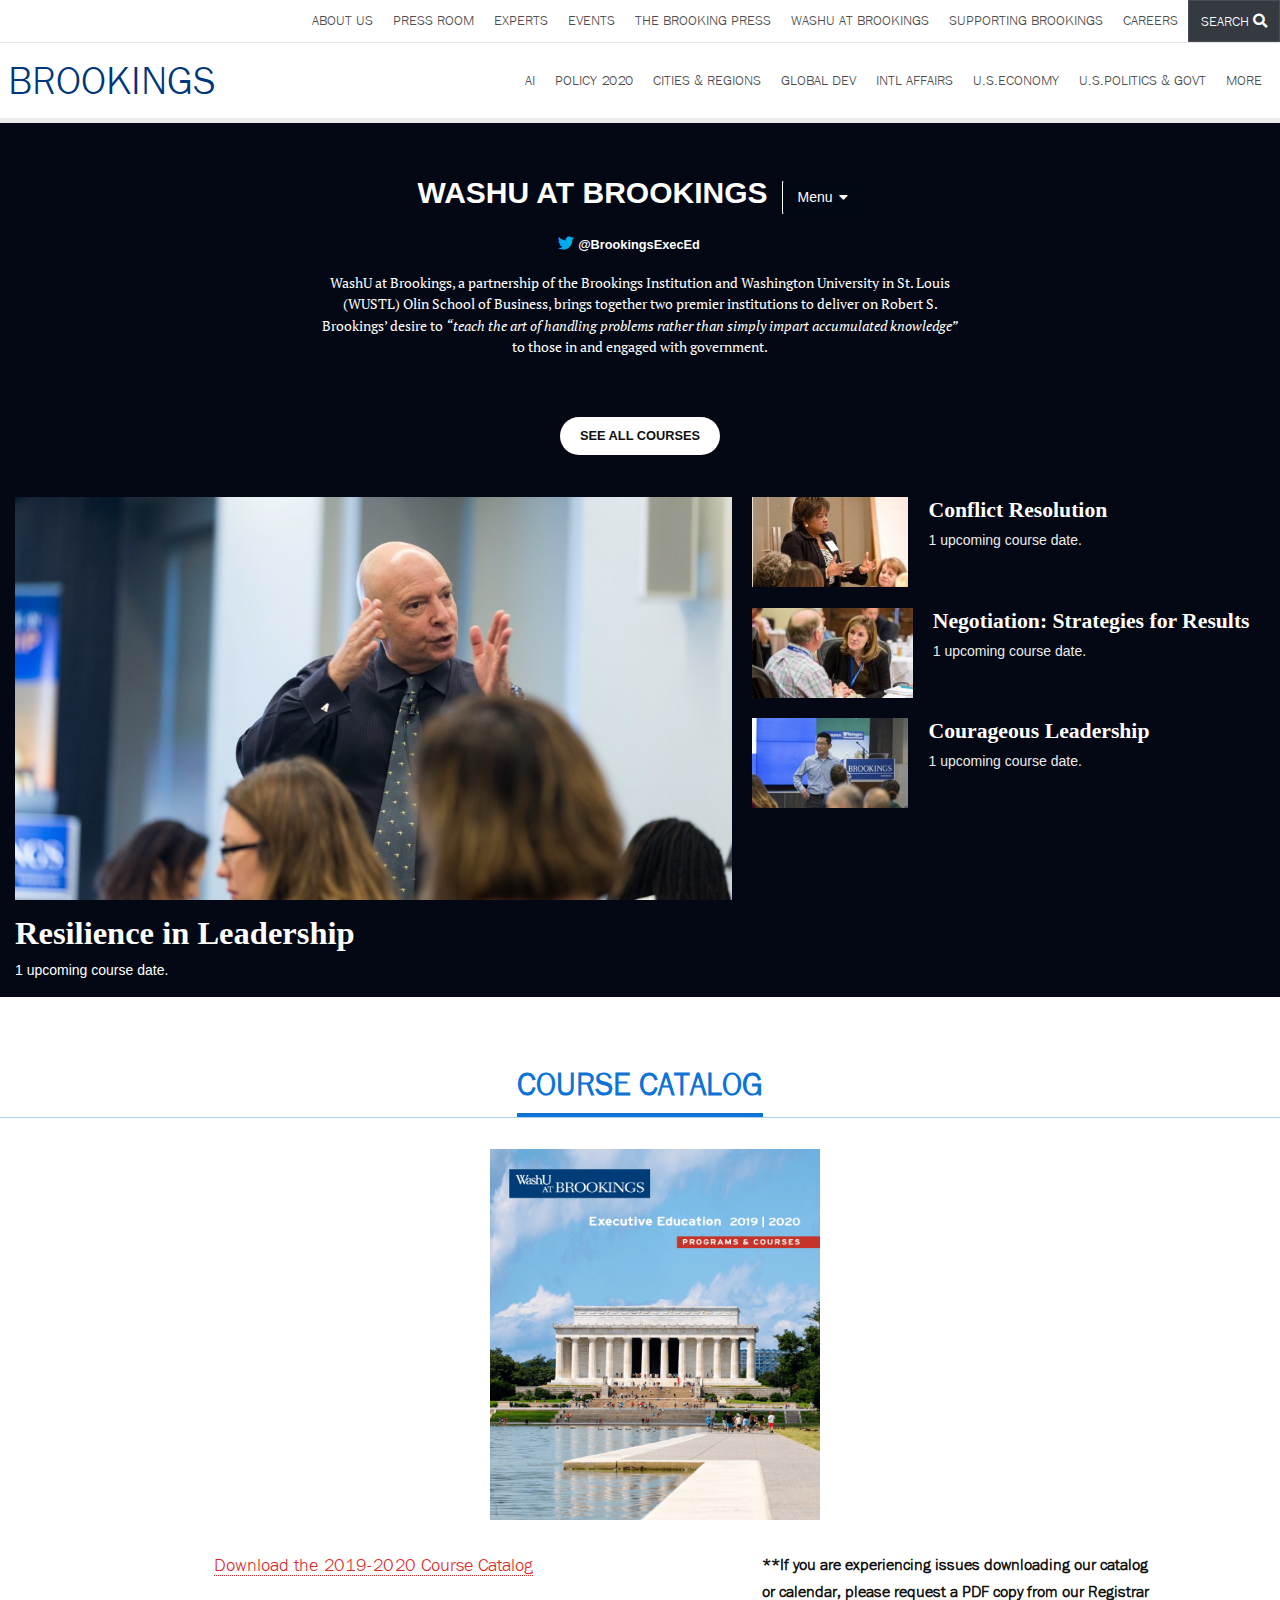
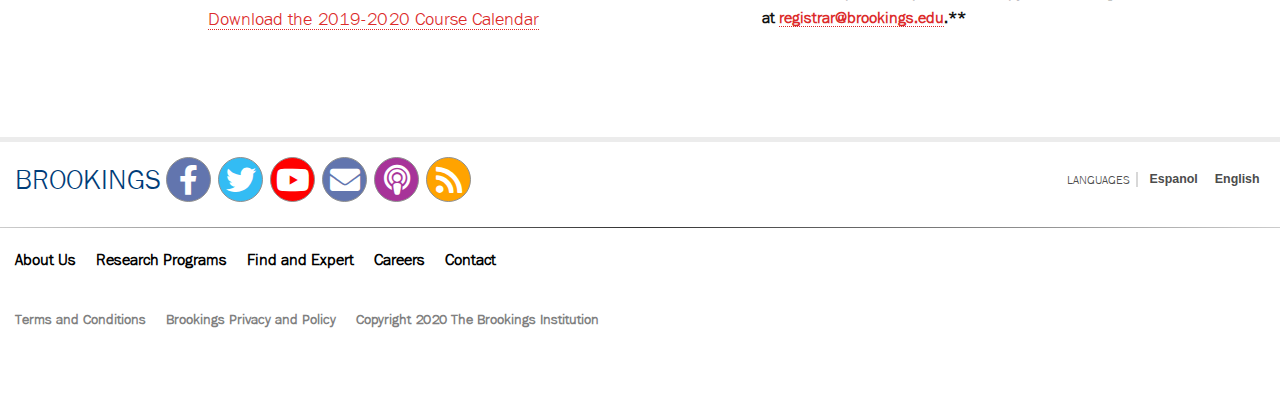
<file: index.html>
<!DOCTYPE html>
<html lang="en">
<!-- BUNU MUELIMMNEN SORUS INSPET EDENDE HTML-WDITH COX AZALIR -->

<head>
  <meta charset="UTF-8" />
  <meta name="viewport" content="width=device-width, initial-scale=1.0" />
  <title>EVENTS</title>
  <link rel="stylesheet" href="./assets/css/bootstrap.min.css" />
  <link rel="stylesheet" href="./assets/css/fonts.min.css" />
  <link href="https://fonts.googleapis.com/css2?family=PT+Serif:wght@700&display=swap" rel="stylesheet">
  <link rel="stylesheet" href="./assets/css/style.css" />
</head>

<body>
  <header>
    <div id="main-menu-search-bar-wrapper">
      <div class="pos-f-t">
        <div class="collapse" id="navbarToggleExternalContent">
          <div class="input-group" id="navbar-search-input" style="height: 50px;">
            <div class="input-group-prepend  text-white bg-dark search-contents">
              <a href="#" class="input-group-text text-white bg-dark search-content-a" id="basic-addon1">
                <i class="fas fa-search"></i>
              </a>
            </div>
            <input type="text" class="form-control text-white bg-dark shadow-none search-content-input"
              style="height: 50px;" aria-label="Username" aria-describedby="basic-addon1" />
          </div>
        </div>
        <!-- Bu navbar ustdekidi -->
        <nav class="navbar navbar-dark justify-content-end super-nav" id="hide"
          style="background-color: #fff !important;">
          <ul class="nav super-nav-menu">
            <li class="nav-item">
              <a class="nav-link text-secondary" href="#">ABOUT US<span class="sr-only">(current)</span></a>
            </li>
            <li class="nav-item">
              <a class="nav-link text-secondary" href="#">PRESS ROOM</a>
            </li>
            <li class="nav-item">
              <a class="nav-link text-secondary" href="#">EXPERTS</a>
            </li>
            <li class="nav-item">
              <a class="nav-link text-secondary" href="#">EVENTS</a>
            </li>
            <li class="nav-item">
              <a class="nav-link text-secondary" href="#">THE BROOKING PRESS</a>
            </li>
            <li class="nav-item">
              <a class="nav-link text-secondary" href="#">WASHU AT BROOKINGS</a>
            </li>
            <li class="nav-item">
              <a class="nav-link text-secondary" href="#">SUPPORTING BROOKINGS</a>
            </li>
            <li class="nav-item">
              <a class="nav-link text-secondary" href="#">CAREERS</a>
            </li>
          </ul>
          <button class="navbar-toggler bg-dark text-white" id="nav-toggler" type="button" data-toggle="collapse"
            data-target="#navbarToggleExternalContent" aria-controls="navbarToggleExternalContent" aria-expanded="false"
            aria-label="Toggle navigation">
            SEARCH <i class="fas fa-search"></i>
          </button>
        </nav>
      </div>
      <hr class="nav-content-hr" />
      <!-- Bu navbar alttakidi -->
      <div class="navbar-main">
        <nav id="" class="navbar main-nav navbar-expand-lg justify-content-md-between navbar-light bg-light">
          <!-- Burda responsib olanda flex rahat olunsun  deye divlere alinib search iconi ile burger -->
          <div class="flex-nav">
            <div class="navbar-brand-md ml-2">
              <a class="navbar-brand header-navbar-brand" href="#">
                BROOKINGS
              </a>
            </div>
            <div class="search-burger-contents">
              <button class="navbar-toggler search-burger-hover bg-dark text-white hide-search" id="nav-toggler"
                type="button" data-toggle="collapse" data-target="#navbarToggleExternalContent"
                aria-controls="navbarToggleExternalContent" aria-expanded="false" aria-label="Toggle navigation">
                <i class="fas fa-search"></i>
              </button>
              <button class="navbar-toggler search-burger-hover" id="burger-btn" type="button" data-toggle="collapse"
                data-target="#navbarNav" aria-controls="navbarNav" aria-expanded="false" aria-label="Toggle navigation">
                <span class="navbar-toggler-icon"></span>
              </button>
            </div>
          </div>
          <div class="collapse navbar-collapse justify-content-end" id="navbarNav">
            <div class="navbar-nav" id="main-nav-menu">
              <ul class="nav mr-2">
                <li class="nav-item">
                  <a class="nav-link text-secondary" href="#">AI<span class="sr-only">(current)</span></a>
                </li>
                <li class="nav-item">
                  <a class="nav-link text-secondary" href="#">POLICY 2020</a>
                </li>
                <li class="nav-item">
                  <a class="nav-link text-secondary" href="#">CITIES & REGIONS</a>
                </li>
                <li class="nav-item">
                  <a class="nav-link text-secondary" href="#">GLOBAL DEV</a>
                </li>
                <li class="nav-item">
                  <a class="nav-link text-secondary" href="#">INTL AFFAIRS</a>
                </li>
                <li class="nav-item">
                  <a class="nav-link text-secondary" href="#">U.S.ECONOMY</a>
                </li>
                <li class="nav-item">
                  <a class="nav-link text-secondary" href="#">U.S.POLITICS & GOVT</a>
                </li>
                <li class="nav-item">
                  <a class="nav-link text-secondary" href="#">MORE</a>
                </li>
              </ul>
            </div>
          </div>
        </nav>
      </div>
    </div>
    <!-- burger nav hisse -->
    <nav class="nav-right">
      <div class="nav-right-inner">
        <div class="section-right">
          <h2 class="mt-2 ml-2">BROOKINGS</h2>
          <button class="burger-nav-btn"><i class="fas fa-times"></i></button>
        </div>
        <!-- Accordion Using List Group -->
        <div id="accordion" class="push-nav">
          <ul class="panel push-nav-main">
            <!-- panel class must be in -->
            <li class="menu-item-has-children">
              <a href="#web_dev" data-parent="#accordion" data-toggle="collapse"
                class="list-group-item burger-collapse-a">
                Trending
              </a>
              <div class="collapse right-navbar-collapse" id="web_dev">
                <ul class="list-group">
                  <li class="list-group-item">
                    <a href="#">U.S. Metro Areas</a>
                  </li>
                  <li class="list-group-item">
                    <a href="#">Cities & Regions</a>
                  </li>
                  <li class="list-group-item">
                    <a href="#">U.S. Economy</a>
                  </li>
                </ul>
              </div>
            </li>
            <li class="menu-item-has-children">
              <a href="#desktop" data-parent="#accordion" data-toggle="collapse"
                class="list-group-item burger-collapse-a">
                Topics
              </a>
              <div class="collapse right-navbar-collapse" id="desktop">
                <ul class="list-group">
                  <li class="list-group-item">
                    <a href="#">AI</a>
                  </li>
                  <li class="list-group-item">
                    <a href="#">Policy 2020</a>
                  </li>
                  <li class="list-group-item">
                    <a href="#">Cities & Regions</a>
                  </li>
                  <li class="list-group-item">
                    <a href="#">Global Dev</a>
                  </li>
                  <li class="list-group-item">
                    <a href="#">Intl Affairs</a>
                  </li>
                  <li class="list-group-item">
                    <a href="#">U.S. Economy</a>
                  </li>
                  <li class="list-group-item">
                    <a href="#">U.S. Politics & Govt</a>
                  </li>
                  <li class="list-group-item">
                    <a href="#">More</a>
                  </li>
                </ul>
              </div>
            </li>
            <li class="menu-item">
              <a href="#web_dev" data-parent="#accordion" class="list-group-item">
                About Us
              </a>
            </li>
            <li class="menu-item">
              <a href="#web_dev" data-parent="#accordion" class="list-group-item">
                Press ROOM
              </a>
            </li>
            <li class="menu-item">
              <a href="#web_dev" data-parent="#accordion" class="list-group-item">
                Experts
              </a>
            </li>
            <li class="menu-item">
              <a href="#web_dev" data-parent="#accordion" class="list-group-item">
                Events
              </a>
            </li>
            <li class="menu-item">
              <a href="#web_dev" data-parent="#accordion" class="list-group-item">
                The Brooking Press
              </a>
            </li>
            <li class="menu-item">
              <a href="#web_dev" data-parent="#accordion" class="list-group-item">
                Washu At Brookings
              </a>
            </li>
            <li class="menu-item">
              <a href="#web_dev" data-parent="#accordion" class="list-group-item">
                Support Brookings
              </a>
            </li>
            <li class="menu-item">
              <a href="#web_dev" data-parent="#accordion" class="list-group-item">
                Careers
              </a>
            </li>
          </ul>
        </div>
      </div>
    </nav>
  </header>
  <div style="margin-bottom: 4.25em;" class="page-content">
    <header class="program-header topic-spotlight">
      <div class="title-area">
        <h1>WashU at Brookings</h1>

        <nav id="dl-menu" class="dl-menuwrapper ">
          <button id="dl-trigger" class="btn btn-light"><span>Menu</span><i style="margin-left: 6px;"
              class="fas fa-caret-down"></i></button>
          <ul id="menu-executive-education" class="dl-menu dl-menu-toggle">
            <li id="menu-item-20795"
              class="menu-item menu-item-type-post_type menu-item-object-page menu-item-has-children menu-item-20795"><a
                href="#">About WashU at Brookings</a>
              <ul class="dl-submenu">
                <li class="dl-back"><a href="#">Back</a></li>
                <li id="menu-item-323132"
                  class="menu-item menu-item-type-post_type menu-item-object-page menu-item-323132"><a href="#">About
                    WashU at Brookings</a></li>
                <li id="menu-item-323112"
                  class="menu-item menu-item-type-post_type menu-item-object-page menu-item-323112"><a
                    href="#">Education
                    Philosophy</a></li>
                <li id="menu-item-323113"
                  class="menu-item menu-item-type-post_type menu-item-object-page menu-item-323113"><a href="#">WashU
                    at Brookings Team</a></li>
              </ul>
            </li>
            <li id="menu-item-323114"
              class="menu-item menu-item-type-post_type menu-item-object-page menu-item-has-children menu-item-323114">
              <a href="#">Certificate Programs</a>
              <ul class="dl-submenu">
                <li class="dl-back"><a href="#">Back</a></li>
                <li id="menu-item-323116"
                  class="menu-item menu-item-type-post_type menu-item-object-page menu-item-323116"><a
                    href="#">Certificate
                    in Public Leadership</a></li>
                <li id="menu-item-323115"
                  class="menu-item menu-item-type-post_type menu-item-object-page menu-item-323115"><a
                    href="#">Certificate in
                    Policy Strategy</a></li>
              </ul>
            </li>
            <li id="menu-item-323135"
              class="menu-item menu-item-type-post_type menu-item-object-page menu-item-has-children menu-item-323135">
              <a href="#">Fellowships &amp; Programs</a>
              <ul class="dl-submenu">
                <li class="dl-back"><a href="#">Back</a></li>
                <li id="menu-item-323125"
                  class="menu-item menu-item-type-post_type menu-item-object-page menu-item-323125"><a href="#">EXEC
                    Fellowship</a></li>
                <li id="menu-item-323124"
                  class="menu-item menu-item-type-post_type menu-item-object-page menu-item-323124"><a href="#">LEGIS
                    Congressional Fellowship</a></li>
                <li id="menu-item-323126"
                  class="menu-item menu-item-type-post_type menu-item-object-page menu-item-323126"><a href="#">Women’s
                    Leadership
                    Program</a></li>
              </ul>
            </li>
            <li id="menu-item-323421" class="menu-item menu-item-type-custom menu-item-object-custom menu-item-323421">
              <a href="#">Leadership
                Courses</a></li>
            <li id="menu-item-323420" class="menu-item menu-item-type-custom menu-item-object-custom menu-item-323420">
              <a href="#">Policy
                Courses</a></li>
            <li id="menu-item-331457" class="menu-item menu-item-type-custom menu-item-object-custom menu-item-331457">
              <a href="#">Course
                Calendar</a></li>
            <li id="menu-item-323128"
              class="menu-item menu-item-type-post_type menu-item-object-page menu-item-has-children menu-item-323128">
              <a href="#">On-Site Courses</a>
              <ul class="dl-submenu">
                <li class="dl-back"><a href="#">Back</a></li>
                <li id="menu-item-323136"
                  class="menu-item menu-item-type-post_type menu-item-object-page menu-item-323136"><a href="#">On-Site
                    Courses</a></li>
                <li id="menu-item-323129"
                  class="menu-item menu-item-type-post_type menu-item-object-page menu-item-323129"><a href="#">On-Site
                    Course Options</a>
                </li>
              </ul>
            </li>
            <li id="menu-item-587213" class="menu-item menu-item-type-post_type menu-item-object-page menu-item-587213">
              <a href="#">Master of Science in Global
                Leadership and Strategy</a></li>
            <li id="menu-item-323131" class="menu-item menu-item-type-post_type menu-item-object-page menu-item-323131">
              <a href="#">Supporting Veterans</a></li>
            <li id="menu-item-323130" class="menu-item menu-item-type-post_type menu-item-object-page menu-item-323130">
              <a href="#">Registration Information</a></li>
            <li id="menu-item-515417"
              class="menu-item menu-item-type-post_type menu-item-object-page menu-item-has-children menu-item-515417">
              <a href="#">News and Reports</a>
              <ul class="dl-submenu">
                <li class="dl-back"><a href="#">Back</a></li>
                <li id="menu-item-515420"
                  class="menu-item menu-item-type-post_type menu-item-object-page menu-item-515420"><a
                    href="#">Newsletters</a></li>
                <li id="menu-item-556527"
                  class="menu-item menu-item-type-post_type menu-item-object-page menu-item-556527"><a href="#">Think.
                    Learn. Lead.</a></li>
              </ul>
            </li>
          </ul>
        </nav>

      </div>
      <div class="under-title-area">
        <div class="twitter-username">
          <i class="fab fa-twitter" style="color:#00aced;"></i>
          <a href="#" class="twitter">@BrookingsExecEd</a>
        </div>
      </div>
      <div class="program-description">
        <blockquote itemprop="description" style="display: inline-block; word-wrap: break-word;">
          <p>WashU at Brookings, a partnership of the Brookings Institution and Washington University in St. Louis
            (WUSTL) Olin School of Business, brings together two premier institutions to deliver on Robert S. Brookings’
            desire to <em>“teach the art of handling problems rather than simply impart accumulated knowledge”</em> to
            those in and engaged with government.</p>
        </blockquote>
      </div>
      <div class="program-cta-button-container">
        <a class="program-cta-button smooth-scroll" href="#">
          <span>See All Courses</span>
        </a>
      </div>
      <section class="topic-spotlight">
        <div class="spotlight-content">
          <div class="spotlight-primary-wrapper">
            <article class="archive-view course spotlight-primary has-image" itemscope="">
              <figure class="article-image">
                <div class="image-wrapper">
                  <a href="#" itemprop="url">
                    <img width="717" class="wp-image-323301 size-spotlight-primary lazyautosizes lazyloaded"
                      data-sizes="auto" src="./assets/images/151015_br_execed_resilience_in_leadership_084.jpg"
                      sizes="717px">
                  </a>
                </div>
              </figure>
              <div class=" article-info">
                <h4 class="title" itemprop="name"><a class="a" id="Resilience" href="#" itemprop="url">Resilience in
                    Leadership</a></h4>
                <div class="meta emphasized">
                  1 upcoming course date. </div>
                <div class="description" itemprop="description">
                </div>
              </div>
            </article>

          </div>



          <div class="spotlight-secondary-wrapper" style="margin-right: auto;">


            <article class="archive-view course has-image" itemscope="">
              <figure class="article-image">
                <div class="image-wrapper">
                  <a href="#" itemprop="url">
                    <img height="90" class="wp-image-323103 size-post-list lazyautosizes lazyloaded" data-sizes="auto"
                      alt="" src="./assets/images/bee_20160803_strategies_for_conflict_resolution.jpg" sizes="160px">
                  </a>
                </div>
              </figure>
              <div class="image-wrapper">
                <h4 class="title" itemprop="name"><a class="a" href="#" itemprop="url">Conflict
                    Resolution</a></h4>
                <div class="meta emphasized">
                  1 upcoming course date. </div>
                <div class="description" itemprop="description">
                </div>
              </div>
            </article>






            <article class="archive-view course has-image" itemscope="">
              <figure class="article-image">
                <div class="image-wrapper">
                  <a href="#" itemprop="url">
                    <img height="90" class="wp-image-323098 size-post-list lazyautosizes lazyloaded" data-sizes="auto"
                      alt="" src="./assets/images/20160803_art_and_science_of_negotiation.jpg" sizes="160px">
                  </a>
                </div>
              </figure>
              <div class="article-info">
                <h4 class="title" itemprop="name"><a class="a" href="#" itemprop="url">Negotiation:
                    Strategies for Results</a></h4>
                <div class="meta emphasized">
                  1 upcoming course date. </div>
                <div class="description" itemprop="description">
                </div>
              </div>
            </article>






            <article class="archive-view course has-image" itemscope="">
              <figure class="article-image">
                <div class="image-wrapper">
                  <a href="#" itemprop="url">
                    <img height="90" class="wp-image-614604 size-post-list lazyautosizes lazyloaded" data-sizes="auto"
                      alt="Sam Leadership" src="./assets/images/Sam.jpg" sizes="160px">
                  </a>
                </div>
              </figure>
              <div class="article-info">
                <h4 class="title" itemprop="name"><a class="a" href="#" itemprop="url">Courageous
                    Leadership</a></h4>
                <div class="meta emphasized">
                  1 upcoming course date. </div>
                <div class="description" itemprop="description">
                </div>
              </div>
            </article>

          </div>

        </div>

      </section>
    </header>
    <section class="esas">
      <div style="border-bottom: 1px solid rgba(13,115,214,.35); text-align: center; margin-bottom: 1em;">
        <h2 class="h2"><a href="#">COURSE CATALOG</a></h2>
      </div>
      <div class="module-content image-left">
        <div style="margin-left: 38%;" class="imageeee">

          <img width="330" height="371" src="./assets/images/WashUatBrookings2019_2020.July-1.pdf.png"
            class="attachment-article-inline size-article-inline lazyautosizes lazyloaded"
            alt="2019-2020 Course Catalog">

        </div>

        <div style="padding-top: 30px;padding-bottom: 20px" class="row content-column-centered module-bottom post-body">
          <div class="col-7" style="display: flex;flex-direction: column;justify-content: start;align-items: center;">
            <p style="text-align: left;padding-bottom: 24px;"><a href="#">Download
                the 2019-2020 Course Catalog</a></p>
            <p style="text-align: left;"><a href="#">Download
                the 2019-2020 Course Calendar</a></p>
          </div>
          <div class="col-4" style="display: flex; justify-content: center; align-items: center;">
            <p style="text-align: left;    font-weight: 700;
              font-size: medium;">**If you are experiencing issues downloading our catalog or
              calendar, please
              request a PDF copy from our Registrar at <a href="#">registrar@brookings.edu</a>.**</p>
          </div>


        </div>


      </div>
    </section>
  </div>
  <footer class="site-footer">
    <div class="footer-up">
      <div class="logo-name">
        <h3>BROOKINGS</h3>
      </div>
      <div class="social-links">
        <a href="#" style="background: #6275AE;"><i class="fab fa-facebook-f fa-lg"></i></a>
        <a href="#" style="background: #33BCF4;"><i class="fab fa-twitter fa-lg"></i></a>
        <a href="#" style="background: red;"><i class="fab fa-youtube fa-lg"></i></a>
        <a href="#" style="background: #6275AE;"><i class="fa fa-envelope fa-lg"></i></a>
        <a href="#" style="background: #A73399;"><i class="fas fa-podcast fa-lg"></i></a>
        <a href="#" style="background: #FFA300;"><i class="fa fa-rss fa-lg"></i></a>
      </div>
      <div class="language">
        <p>LANGUAGES</p>
        <p class="langs">Espanol</p>
        <p class="langs">English</p>
      </div>
    </div>
    <hr class="hr-footer">
    <section class="footer-links">
      <ul>
        <li><a href="#">About Us</a></li>
        <li><a href="#">Research Programs</a></li>
        <li><a href="#">Find and Expert</a></li>
        <li><a href="#">Careers</a></li>
        <li><a href="#">Contact</a></li>
      </ul>
    </section>
    <section class="footer-legal">
      <ul>
        <li>
          <a href="#">Terms and Conditions</a>
        </li>
        <li>
          <a href="#">Brookings Privacy and Policy</a>
        </li>
        <li>
          <a href="#">Copyright 2020 The Brookings Institution</a>
        </li>
      </ul>
    </section>
  </footer>
  <script src="./assets/js/jquery.min.js"></script>
  <script src="https://cdnjs.cloudflare.com/ajax/libs/popper.js/1.14.7/umd/popper.min.js"
    integrity="sha384-UO2eT0CpHqdSJQ6hJty5KVphtPhzWj9WO1clHTMGa3JDZwrnQq4sF86dIHNDz0W1"
    crossorigin="anonymous"></script>
  <script src="https://stackpath.bootstrapcdn.com/bootstrap/4.3.1/js/bootstrap.min.js"
    integrity="sha384-JjSmVgyd0p3pXB1rRibZUAYoIIy6OrQ6VrjIEaFf/nJGzIxFDsf4x0xIM+B07jRM"
    crossorigin="anonymous"></script>
  <script src="./assets/js/app.js"></script>
</body>

</html>
</file>
<file: assets/css/style.css>
@font-face {
    font-family: 'Franklin Gothic';
    src: url("../fonts/79b725e00ebb1fbe198589946c99b048.eot?#iefix") format("embedded-opentype"), url("../fonts/79b725e00ebb1fbe198589946c99b048.woff2") format("woff2"), url("../fonts/79b725e00ebb1fbe198589946c99b048.woff") format("woff"), url("../fonts/79b725e00ebb1fbe198589946c99b048.ttf") format("truetype"), url("../fonts/79b725e00ebb1fbe198589946c99b048.svg#Franklin Gothic") format("svg");
}
body {
    font-family: 'Franklin Gothic',helvetica,sans-serif
}

hr {
    margin: 0;
    padding: 0;
}

* {
    box-sizing: border-box;
}
.search-content-a {
    border: none;
    border-radius: 0 !important;
}
.search-contents > a {
    text-decoration: none;

}
.search-content-input{
    border: none;
    border-radius: 0 !important;  
    outline: none !important;
}
.navbar {
    padding: 0 !important;
}
.search-input > a {
    font-size: 28px !important;
}
.super-nav-menu> .nav-item > a {
    color: #4c4c4c !important;
    font-size: 0.9em;
    font-family: 'Franklin Gothic',helvetica,sans-serif;
}
.super-nav-menu> .nav-item > a:hover{
    text-decoration: underline !important;
    color: black !important;
}
.nav-link {
    padding: 10px !important;
} 
#nav-toggler {
    height: 42px;
    border-radius: unset;
    font-size: 0.9em;
    font-family: 'Franklin Gothic',helvetica,sans-serif;
    outline: none;
}
#nav-toggler:hover {
    text-decoration: underline;
}

p, nav, h2 {
    margin-bottom: 0 !important;
}

#burger-btn {
    border-radius: 0 !important;
    border: none;
    outline: 0 !important;
}
#main-menu-search-bar-wrapper {
    top: -300px;
    transition: all .5s;
}
.search-burger-hover:hover{
    color: blue
}
.main-nav {
    height: 80px;
    background-color: #fff !important;
    border-bottom: 5px solid #ececec;
    text-transform: uppercase;
}

.main-menu-fixed {
    position: fixed;
    top: 0 !important;
    left: 0;
    width: 100%;
    z-index: 999;
}
#main-nav-menu > ul li a{
    font-size: 0.9em;
    font-family: 'Franklin Gothic',helvetica,sans-serif;
    color: #4c4c4c !important;
}
#main-nav-menu > ul li a:hover{
    color: #101010 !important;
    text-decoration: underline;
}

.header-navbar-brand {
    font-size: 40px;
    color: #00377b !important;
}
.header-navbar-brand > a:hover{
    color: rgba(226, 83, 0, 0.993);
}

.nav-right{
    position: fixed;
    z-index: 1000;
    top: 0;
    left: 0;
    visibility: hidden;
    opacity: 0;
    transition: all .2s;
    background-color: rgba(3, 8, 20, 0.7);
    height: 100%;
    width: 100%;
}

.nav-right.visible {
    visibility: visible;
    opacity: 1;
}

.nav-right.visible .nav-right-inner {
    right: 0;
}

.nav-right-inner {
    position: absolute;
    right: -300px;
    top: 0;
    height: 100%;
    max-height: 100%;
    overflow: auto;
    width: 300px;
    background: #fff;
    transition: all .2s;
}

.section-right{
    height: 2.625em;
    background-color: #fafafa;
    display: flex;
    justify-content: space-between;
}
.section-right > h2 {
    width: 140px;
    height: 20px;
    color: #101010;
    font: normal 500 1.8em/.9375 franklin-gothic-urw,helvetica,sans-serif;
    font-family: 'Franklin Gothic', Arial, Helvetica, sans-serif;
    -webkit-font-smoothing: antialiased;

}
.push-nav .push-nav-main {
    list-style: none;
    margin: 0;
    padding: 0;
}
.push-nav .push-nav-main li > .burger-collapse-a {
    color: #4c4c4c;
    font-weight: 700;
}
.push-nav > .push-nav-main > li > a{
    color: #4c4c4c;
    text-transform: uppercase;
    font: normal 500 1em/.9375 franklin-gothic-urw,helvetica,sans-serif;
}
.list-group-item {
    border-radius: 0 !important;
    padding: 5px;
}
.burger-nav-btn{
    background-color: #fafafa;
    font-size: 28px;
    border: 0;
}
.right-navbar-collapse > ul > li > a{
    text-transform: uppercase;
    color: #4c4c4c !important;
    font-size: .874em;
    font-family: 'Franklin Gothic', Arial, Helvetica, sans-serif;
}
.right-navbar-collapse > ul > li > a:hover{
    text-decoration: underline;
}


@media only screen and (max-width: 1030px){
    #hide {
        display: none;
    }
    .main-nav{
        height: auto;
    }
    #navbarNav {
        display: none;
    }

}

@media (max-width: 991px){
    .hide-search {
        display: block !important;
    }
    .flex-nav{
        width: 100%;
        display: flex;
        justify-content:space-between;
    }
    .search-burger-contents {
        display: flex;

    }
    #nav-toggler {
        height: auto;
        border-radius: unset;
        font-size: 28px;
        border: none;
        color: black !important;
        background-color: #fff !important;
    }
}



/* footer */
.site-footer {
    background-color: #fff;
    margin-bottom: 0;
    border-top: 5px solid #ececec;
    padding: 0 0 3.125em;
}
.site-footer .footer-up {
    padding: .9375em;
}

.footer-up {
    padding: 0 15px;
    display: flex;
    justify-content: space-between;
}

.language {
    display: flex;
    justify-content: center;
    align-items: center;
    color: #4c4c4c;
}
.language > p {
    display: inline-block;
    margin-left: .5em;
}
.language .langs:hover{
    cursor: pointer;
    text-decoration: underline;
    color: #1c1c1c;
}
.language :first-child {
    font-size: .75em;
}
.language .langs {
    color: #4c4c4c;
    font: normal 700 .775em/1 franklin-gothic-urw,helvetica,sans-serif;
    padding: 0.4375em;
}
.language :first-child::after{
    content: '';
    border: 1px solid #d8d8d8;
    margin-left: .5em;
    /* margin-right: 2px; */
}

.social-links {
    flex-grow: 2;
    margin-left: 5px;
}

.social-links a{
    text-align: center;
	float: left;
	width: 45px;
	height: 45px;
	border: 1px solid #909090;
	border-radius: 100%;
    margin-right: 7px;
    display: flex;
    justify-content: center;
    align-items: center;
    text-decoration: none;
} 
.social-links a i{
	font-size: 30px;
    line-height: 38px;
	color: white;

}
.fa-facebook:before{
    color: white;
}

.logo-name {
    display: flex;
    justify-content: center;
    align-items: center;
}

.logo-name > h3 {
    color: #003d79;
    margin:  0 !important;
}

.hr-footer-up {
    height: 12px;
    border: 0;
    box-shadow: inset 0 12px 12px -12px rgba(0, 0, 0, 0.5);
    margin-top: 10px !important;
}


.hr-footer{
    border: 0;
    height: 1px;
    background: #333;
    background-image: linear-gradient(to right, #ccc, #333, #ccc);
    margin-top: 10px !important;
}


.footer-links ul {
    display: flex;
    padding: 20px 15px !important;
    margin-bottom:  0 !important;
}
.footer-links ul li {
    list-style: none;
    padding: 0 20px 15px 0;
} 
.footer-links a {
    color: black;
    font-size: 1em;
    font-weight: 900;
}

.footer-legal ul {
    display: flex;
    padding: 0 15px !important;
}
.footer-legal ul li {
    list-style: none;
    padding: 0px 20px 15px 0px;
} 
.footer-legal a {
    color: gray;
    font-size: 0.9em;
    font-weight: 900;
}


@media screen and (max-width: 699px){
    .footer-up {
        display: flex;
        flex-direction: column;
        justify-content: center;
        justify-content: space-between;
        align-items: center;
    }

    .footer-up div {
        margin-top: 10px;
        margin-bottom: 10px;
    }
    /* .section-1 ul {
        display: flex;
        flex-wrap: wrap;
    } */
}

@media screen and (max-width: 371px){
    .social-links a{
        width: 40px ;
        height: 40px ;
    }
}

@media screen and (max-width: 529px){
    .footer-links ul {
        flex-wrap: wrap;
    }
}



































.program-header>* {
    margin-bottom: 0.6em;
}
.program-description{
    font: normal 200 0.8955em/1.5 PT Serif,Times,serif;
    color: #fff;
    position: relative;
    padding: 0 0 2em;
    /* text-align: center; */
    text-align: -webkit-center;
    /* width: 50% */
}
.program-description:after{
    clear: both;
    content: "";
    display: table;
}
.program-description > blockquote > p{
    width: 52%;
    text-align: center;
}
.program-header .program-cta-button {
    -webkit-appearance: none;
    -moz-appearance: none;
    appearance: none;
    background-color: #fff;
    border: 0;
    border-radius: 1.66667em;
    color: #101010;
    cursor: pointer;
    display: inline-block;
    font-family: franklin-gothic-urw,helvetica,sans-serif;
    font-size: .8em;
    font-weight: 900;
    padding: .75em 1.5625em;
    position: relative;
    text-transform: uppercase;
    transition: background 125ms linear;
    vertical-align: middle;
    margin: 0 auto 2em;
}
.program-header .program-cta-button:hover {
    background-color: #101010;
    color: #fff;
    text-decoration: none;
}
.program-header .program-cta-button-container {
    display: -ms-flexbox;
    display: flex;
}
.program-header {
    border-bottom: 1px solid rgba(0,0,0,.1);
}
.topic-spotlight {
    background-color: #030814;
    display: -ms-flexbox;
    display: flex;
    -ms-flex-direction: column;
    flex-direction: column;
    width: 100%;
}









.program-header .topic-spotlight {
    padding: 0;
}
.program-header>:last-child, .tax-series .program-header {
    margin-bottom: 0;
}
.program-header>* {
    margin-bottom: 1em;
}
.topic-spotlight {
    background-color: #030814;
    display: -ms-flexbox;
    display: flex;
    -ms-flex-direction: column;
    flex-direction: column;
    width: 100%;
}
.topic-spotlight {
    padding: .9375rem;
    max-width: 120rem;
    margin: 0 auto;
}
.topic-spotlight .spotlight-content {
    display: flex;
    justify-content: space-between;
}

/* div{
    border: 0;
    font: inherit;
    font-size: 100%;
    margin: 0;
    padding: 0;
    vertical-align: baseline;
} */
.topic-spotlight .archive-view.spotlight-primary {
    display: block;
    /* position: relative; */
}
.archive-view {
    display: -ms-flexbox;
    display: flex;
    font-size: 1rem;
    -ms-flex-pack: justify;
    justify-content: space-between;
    line-height: 1.3;
}
article{
    border: 0;
    font: inherit;
    font-size: 100%;
    margin: 0;
    padding: 0;
    vertical-align: baseline;
}
.topic-spotlight .archive-view.spotlight-primary .image-wrapper{
    padding-bottom: 56.25%;
}
.topic-spotlight .archive-view.spotlight-primary .image-wrapper{
    height: 0;
    overflow: hidden;
    /* position: relative; */
    width: 100%;
}
.topic-spotlight .archive-view.spotlight-primary .title {
    font: normal 700 2.375em/1.10526 franklin-gothic-urw-cond,helvetica,sans-serif;
    margin-bottom: .42105em;
}
.topic-spotlight .archive-view.spotlight-primary .title a {
    color: #fff;
}

.archive-view .title a {
    color: #fff;
}
.topic-spotlight .archive-view.spotlight-primary .meta {
    font: normal 400 .875em/1.39286 franklin-gothic-urw,helvetica,sans-serif;
    color: #ececec;
    color: #fff;
}
.archive-view .meta:after{
    clear: both;
    content: "";
    display: table;
}
.topic-spotlight .spotlight-secondary-wrapper>* {
    margin-bottom: 0.3em;
}
.archive-view {
    display: -ms-flexbox;
    display: flex;
    font-size: 1rem;
    -ms-flex-pack: justify;
    justify-content: space-between;
    line-height: 1.3;
}
.topic-spotlight .spotlight-secondary-wrapper>:last-child {
    margin-bottom: 0;
}
.topic-spotlight .spotlight-secondary-wrapper .archive-view .meta {
    font: normal 400 .875em/1.39286 franklin-gothic-urw,helvetica,sans-serif;
    color: #ececec;
}
.archive-view{
    display: flex;
    flex-direction: row;
    align-items: flex-start;
    justify-content: start;
}

figure{
    margin-right: 20px;
}
.a{
    font-family: 'Franklin Gothic Medium', 'Arial Narrow', Arial, sans-serif;
}
.program-header .title-area {
    -ms-flex-align: center;
    align-items: center;
    -ms-flex-item-align: center;
    align-self: center;
    display: -ms-flexbox;
    display: flex;
    padding-top: 2.5em;
}
.program-header>* {
    margin-bottom: 1em;
}
.program-header > div > h1 {
    font: normal 700 1.875em/1 franklin-gothic-urw-cond,helvetica,sans-serif;
    color: #fff;
    text-transform: uppercase;
}
.page-header nav, .program-header nav {
    font: normal 700 1em/1 franklin-gothic-urw,helvetica,sans-serif;
    display: inline-block;
}
.dl-menuwrapper {
    color: #101010;
    overflow: visible;
    position: relative;
    text-align: left;
    z-index: 4;
}
.btn-light, .dl-trigger-sort {
    font: normal 500 .875em/1 franklin-gothic-urw,helvetica,sans-serif;
    border-color: #030814;
    border-left: 1px solid rgb(255, 255, 255);
    border-radius: .21429em;
    color: #fff;
    background-color: rgba(3, 8, 20, 0.7);
    cursor: pointer;
    height: 2.5em;
    margin-left: 1.07143em;
    padding: 0 1em;
    transition: background .25s ease-in-out;
}

.dl-menu, .dl-menu-sort {
    border: 1px solid #d8d8d8;
    border-radius: .1875em;
    box-shadow: 0 0.125em 0.1875em 0 rgba(0,0,0,.18);
    margin-top: .3125em;
    opacity: 0;
    overflow: hidden;
    pointer-events: none;
    position: absolute;
    right: 0;
    -ms-transform: translateY(.9375em);
    transform: translateY(.9375em);
    transition: opacity .25s ease,transform .25s ease;
    width: 15em;
}
.dl-menuwrapper li a {
    font: normal 500 .875em/1 franklin-gothic-urw,helvetica,sans-serif;
    border-bottom: 1px solid rgba(0,0,0,.1);
    color: #101010;
    display: block;
    outline: none;
    padding: 1.07143em 1.42857em;
    position: relative;
    text-transform: uppercase;
}
.dl-menu-sort li a, .dl-menu li a {
    background-color: #fff;
    transition: opacity .25s ease;
}
.dl-menu-sort .menu-item-has-children>a:after, .dl-menu .menu-item-has-children>a:after {
    border-bottom: .3334em solid transparent;
    border-left: .3334em solid #101010;
    border-top: .3334em solid transparent;
    content: "";
    display: block;
    height: 0;
    position: absolute;
    right: 1em;
    top: 50%;
    -ms-transform: translateY(-50%);
    transform: translateY(-50%);
    width: 0;
}
.dl-submenu {
    left: 100%;
    opacity: 0;
    pointer-events: none;
    position: absolute;
    top: 0;
    -ms-transform: translateX(0);
    transform: translateX(0);
    transition: opacity .25s ease,transform .25s ease;
    width: 100%;
}
.dl-menu-sort li, .dl-menu li {
    overflow: hidden;
}
.dl-back {
    position: relative;
}
.dl-menuwrapper li a {
    font: normal 500 .875em/1 franklin-gothic-urw,helvetica,sans-serif;
    border-bottom: 1px solid rgba(0,0,0,.1);
    color: #101010;
    display: block;
    outline: none;
    padding: 1.07143em 1.42857em;
    position: relative;
    text-transform: uppercase;
}
.program-header>* {
    margin-bottom: 1em;
}
.under-title-area {
    -ms-flex-align: center;
    align-items: center;
    display: -ms-flexbox;
    display: flex;
    -ms-flex-pack: center;
    justify-content: center;
    text-align: center;
}
.under-title-area .twitter-username {
    margin-right: 1.375em;
}
.under-title-area a {
    font: normal 700 .799em/1.42857 franklin-gothic-urw,helvetica,sans-serif;
    color: #fff;
    display: -ms-inline-flexbox;
    display: inline-flex;
}
em {
    font-style: italic;
}
h2{
    border: 0;
    font: inherit;
    font-size: 100%;
    margin: 0;
    padding: 0;
    vertical-align: baseline;
}

.esas{
    margin-top: 4.25em;
}
.h2{
    /* font: normal 700 2.0625em/1 franklin-gothic-urw-cond,helvetica,sans-serif; */
    /* font-family: 'Franklin Gothic Medium', 'Arial Narrow', Arial, sans-serif; */
    font-weight: 900;
    background-color: transparent;
    border-bottom: 4px solid #0d73d6;
    color: #0d73d6;
    display: inline-block;
    letter-spacing: .001em;
    margin: 0 1.25em;
    padding: 0 0 .3125em;
    text-transform: uppercase;
}
.h2 > a {
    color: inherit;
    /* font-weight: 900; */
    text-decoration: none;
}








h4{
    font-size: 1.355em !important;
}
/* h4{
    font-weight: bolder !important;
} */








.a{
    font-family: Comic Sans, Comic Sans MS, cursive !important;
    font-weight: 900;
}
.module-secondary.feature-rich-text .module-content {
    -ms-flex-direction: column;
    flex-direction: column;
}
.module-content {
    display: -ms-flexbox;
    display: flex;
    -ms-flex-wrap: wrap;
    flex-wrap: wrap;
    -ms-flex-pack: justify;
    justify-content: space-between;
}
.module-content{
    padding: .9375rem;
    max-width: 120rem;
    margin: 0 auto;
}
.module-secondary .module-top {
    display: -ms-flexbox;
    display: flex;
    -ms-flex-wrap: wrap;
    flex-wrap: wrap;
    font-weight: 600;
    -ms-flex-pack: justify;
    justify-content: space-between;
    width: 100%;
}
.module-secondary .module-bottom, .module-secondary .module-top {
    font: normal 400 1em/1.5 PT Serif,Times,serif;
}
.module-secondary .module-top>.rich-text-image {
    margin: 0 auto 2em;
    width: 50%;
}
.module-secondary.feature-rich-text .image-wrapper-portrait {
    display:block;
}
.module-secondary.feature-rich-text .image-wrapper-portrait span {
    height: 100%;
    width: 50%;
}
.module-secondary.feature-rich-text .image-wrapper-portrait img{
    height: 100%;
    left: 0;
    object-fit: cover;
    object-position: 0 0;
    position: absolute;
    top: 0;
    width: 100%;
}
.module-secondary .module-bottom {
    -moz-column-count: 2;
    column-count: 2;
}
.module-secondary .module-bottom, .module-secondary .module-top {
    font: normal 400 1em/1.5 PT Serif,Times,serif;
}
.post-body {
    clear: both;
    color: #101010;
    font-size: 1.125em;
    line-height: 1.667;
    overflow-wrap: break-word;
}
.module-secondary .module-bottom {
    -moz-column-count: 2;
    column-count: 2;
}
.module-secondary .module-bottom, .module-secondary .module-top {
    font: normal 400 1em/1.5 PT Serif,Times,serif;
}
.post-body {
    clear: both;
    color: #101010;
    font-size: 1.125em;
    line-height: 1.667;
    overflow-wrap: break-word;
}
.post-body p>a{
    border-bottom: 1px dotted #dc2a2a;
    color: #dc2a2a;
}
#Resilience{
    font-size: 1.5em;
}
.col-xl-auto{
    position: none !important;
}



























































.page-header {
    display: -ms-flexbox;
    display: flex;
    -ms-flex-direction: column;
    flex-direction: column;
    -ms-flex-pack: center;
    justify-content: center;
    margin-bottom: 3.125em;
}
.entry-header, .page-header {
    background-color: #fff;
    border-bottom: 1px solid #d8d8d8;
    margin-bottom: 3.125em;
    text-align: center;
}

.page-header .page-header-inner>* {
    margin-bottom: .5em;
}

.dl-menuwrapper {
    color: #101010;
    overflow: visible;
    position: relative;
    text-align: left;
    z-index: 4;
}
.inverse .dl-trigger, .inverse .dl-trigger-sort {
    border: 1px solid #d8d8d8;
    color: #4c4c4c;
}
.dl-trigger, .dl-trigger-sort {
    font: normal 500 .875em/1 franklin-gothic-urw,helvetica,sans-serif;
    border-left: 1px solid #fff;
    border-radius: .21429em;
    color: #fff;
    cursor: pointer;
    height: 2.5em;
    margin-left: 1.07143em;
    padding: 0 1em;
    transition: background .25s ease-in-out;
}
.dl-trigger-sort span, .dl-trigger span {
    -ms-flex-align: center;
    align-items: center;
    display: -ms-flexbox;
    display: flex;
    pointer-events: none;
}
#btn--{
    /* width: 26%; */
    font: normal 500 .875em/1 franklin-gothic-urw,helvetica,sans-serif;
    border-left: 1px solid #fff;
    border-radius: .21429em;
    color: #fff;
    cursor: pointer;
    height: 2.5em;
    margin-left: 1.07143em;
    padding: 0 1em;
    transition: background .25s ease-in-out;
    background-color: white;

    border: 1px solid #d8d8d8;
    color: #4c4c4c;
}
#btn--:hover{
    color: white;
    background-color: black;
}


@media screen and (max-width: 699px){
    body{
        width: 100%;
        box-sizing: border-box;
    }
    .spotlight-content{
        flex-direction: column;
        width: 100%;
    }
    .spotlight-secondary-wrapper{
        width: 100%;
    }

    .topic-spotlight{
        width: 100%;
    }
    img{
        width: 237px;
        height: 136px;
    }
    .wp-image-323301{
        width: 668px;
        height: 376px;
    }
    .program-description{
        width: 100%;
        font: normal 200 0.8955em/1.5 PT Serif,Times,serif;
    }
    .program-description > blockquote > p {
        width: 100%;
    }
    .attachment-article-inline{
        width: 333px;
        height: 375px;
    }
    .program-header > div > h1{
        font: normal 700 1.2em/1 franklin-gothic-urw-cond,helvetica,sans-serif;
        color: #fff;
        text-transform: uppercase;
    }
    .esas > .image-left > .imageeee{
        margin-left: 24% !important;
    }
}
@media screen and (max-width: 371px){
    body{
        width: 100%;
        box-sizing: border-box;
    }
    .spotlight-content{
        flex-direction: column;
        width: 100%;
    }
    .spotlight-secondary-wrapper{
        width: 100%;
    }

    .topic-spotlight{
        width: 100%;
    }
    img{
        width: 112px;
        height: 64px;
    }
    .wp-image-323301{
        width: 333px;
        height: 187px;
    }
    .program-description{
        width: 100%;
        font: normal 200 0.8955em/1.5 PT Serif,Times,serif;
    }
    .program-description > blockquote > p {
        width: 100%;
    }
    .attachment-article-inline{
        width: 165px;
        height: 187px;
    }
    .program-header > div > h1{
        font: normal 700 1.2em/1 franklin-gothic-urw-cond,helvetica,sans-serif;
        color: #fff;
        text-transform: uppercase;
    }
    .esas > .image-left > .imageeee{
        margin-left: 24% !important;
    }
    .title-area{
        flex-direction: column;
    }
    #dl-trigger{
        border-left: 0 !important;
    }
    .topic-spotlight .archive-view.spotlight-primary .image-wrapper{
        overflow: 0 !important;
    }
}
</file>
